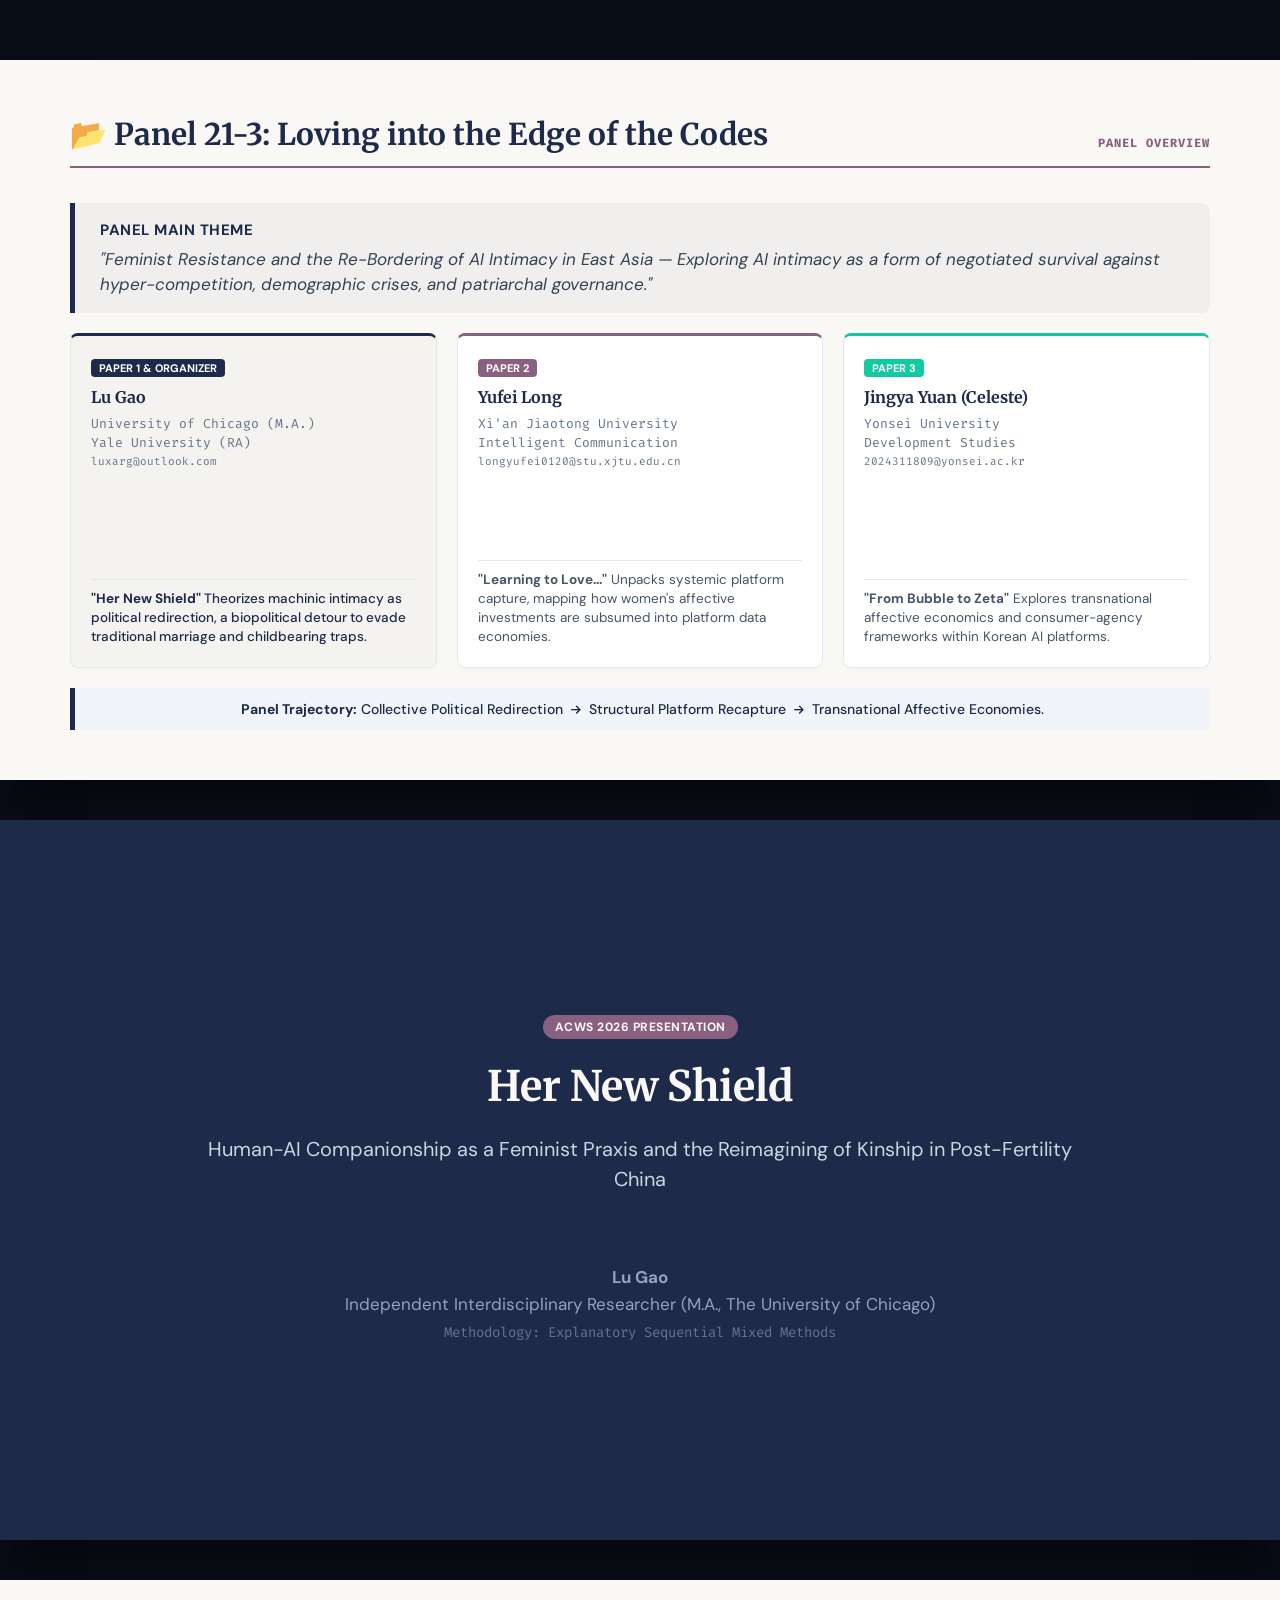
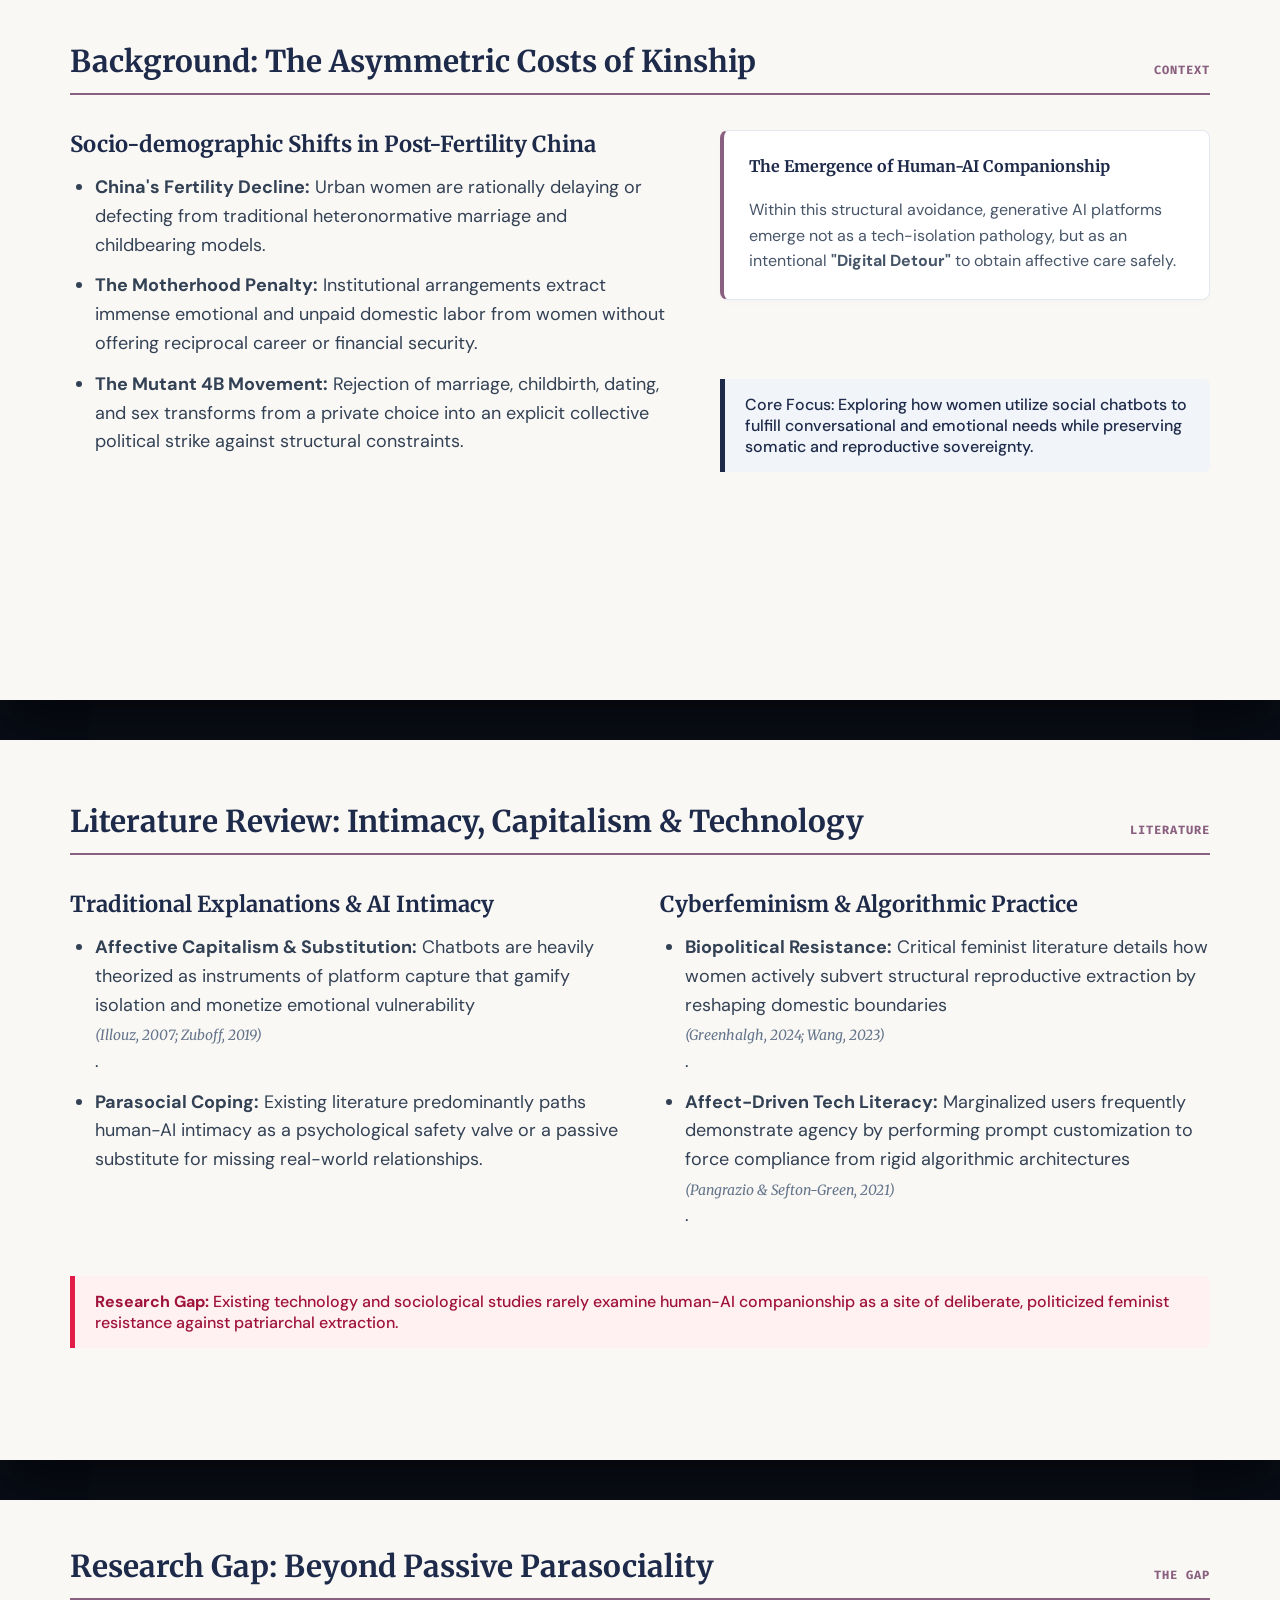
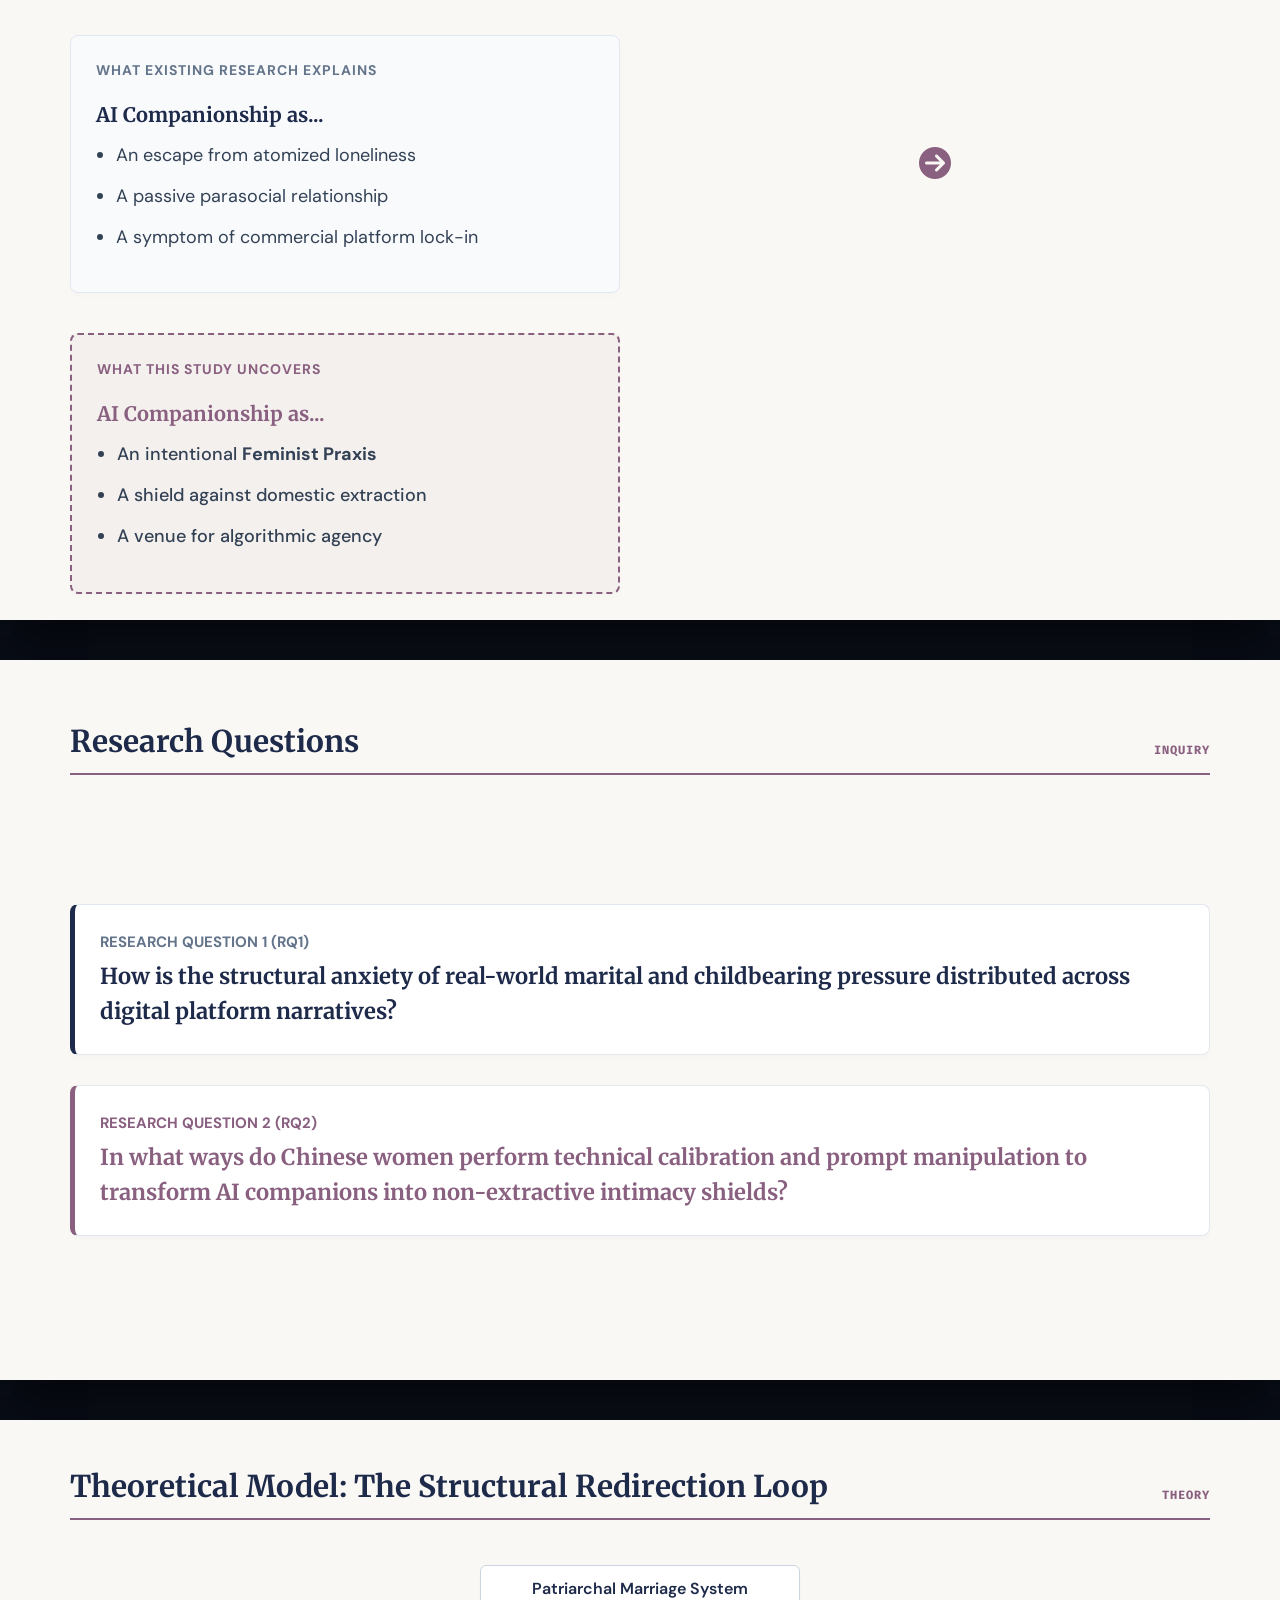
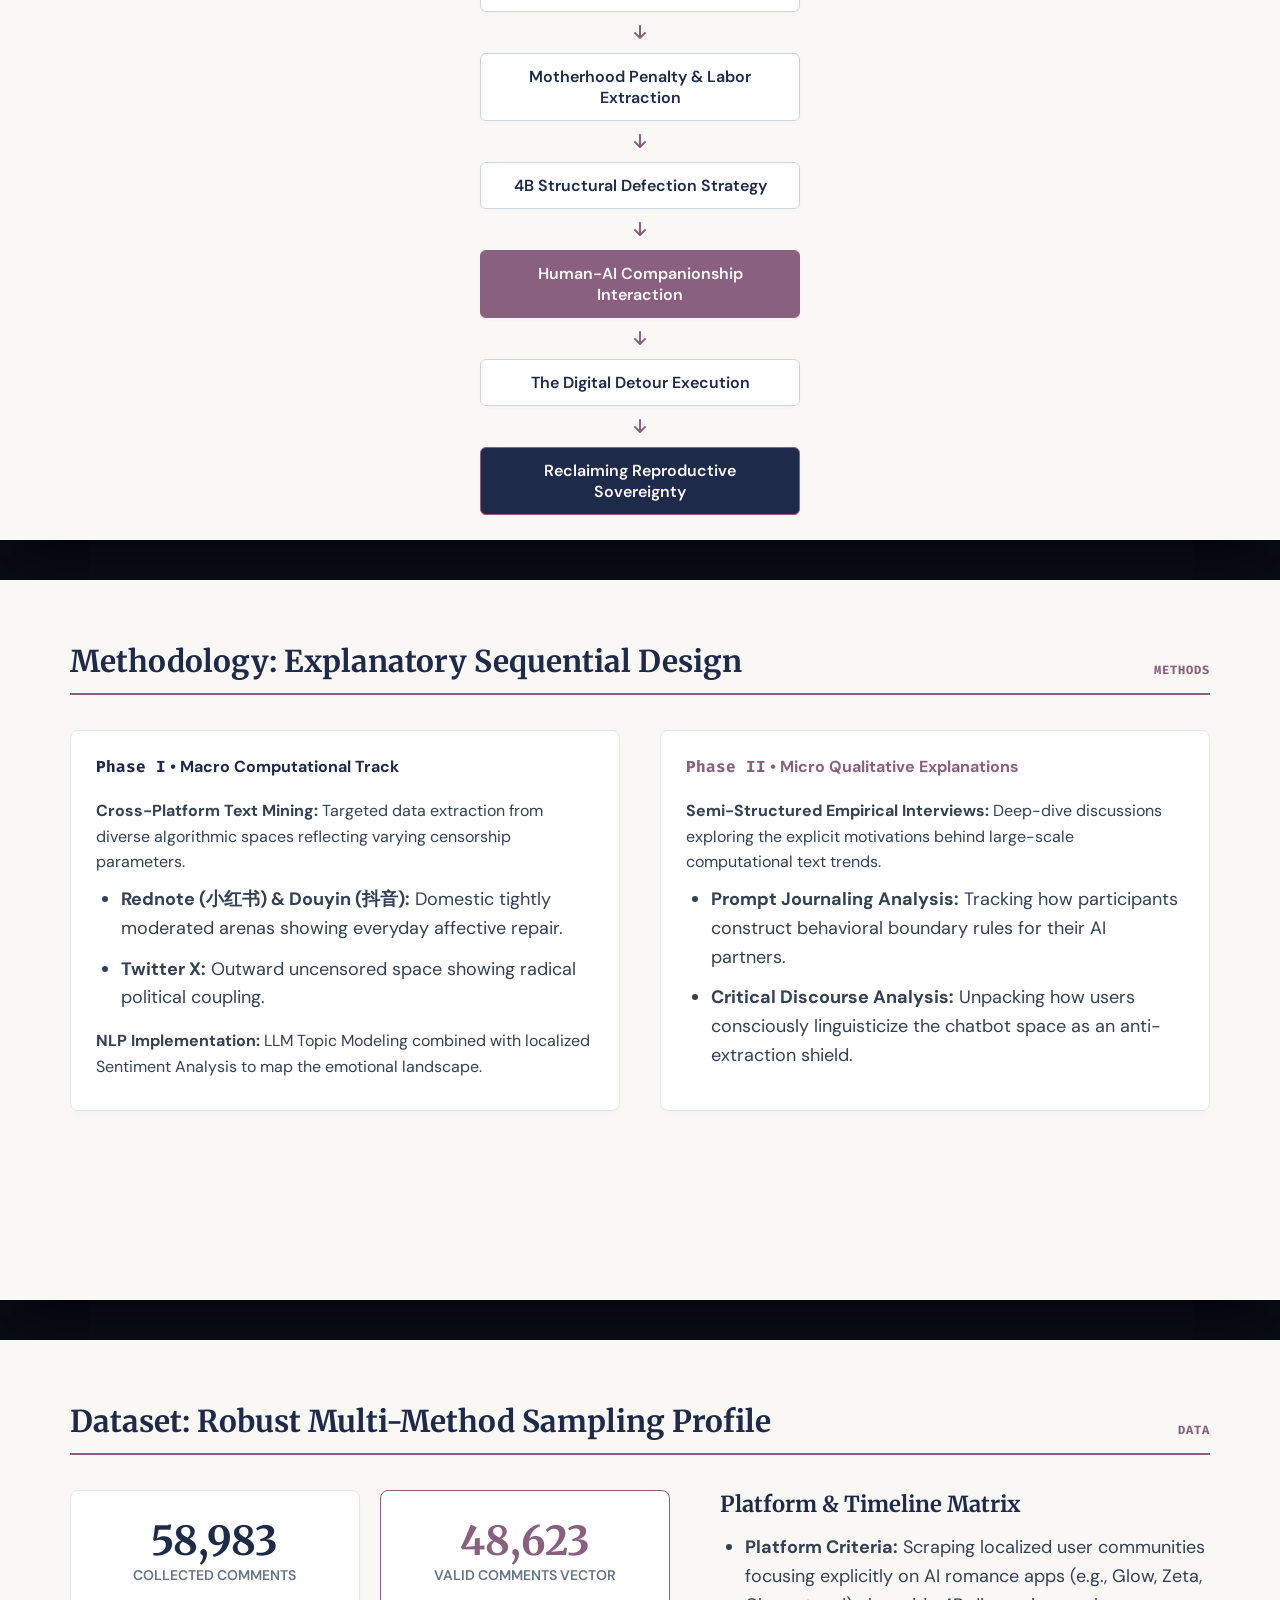
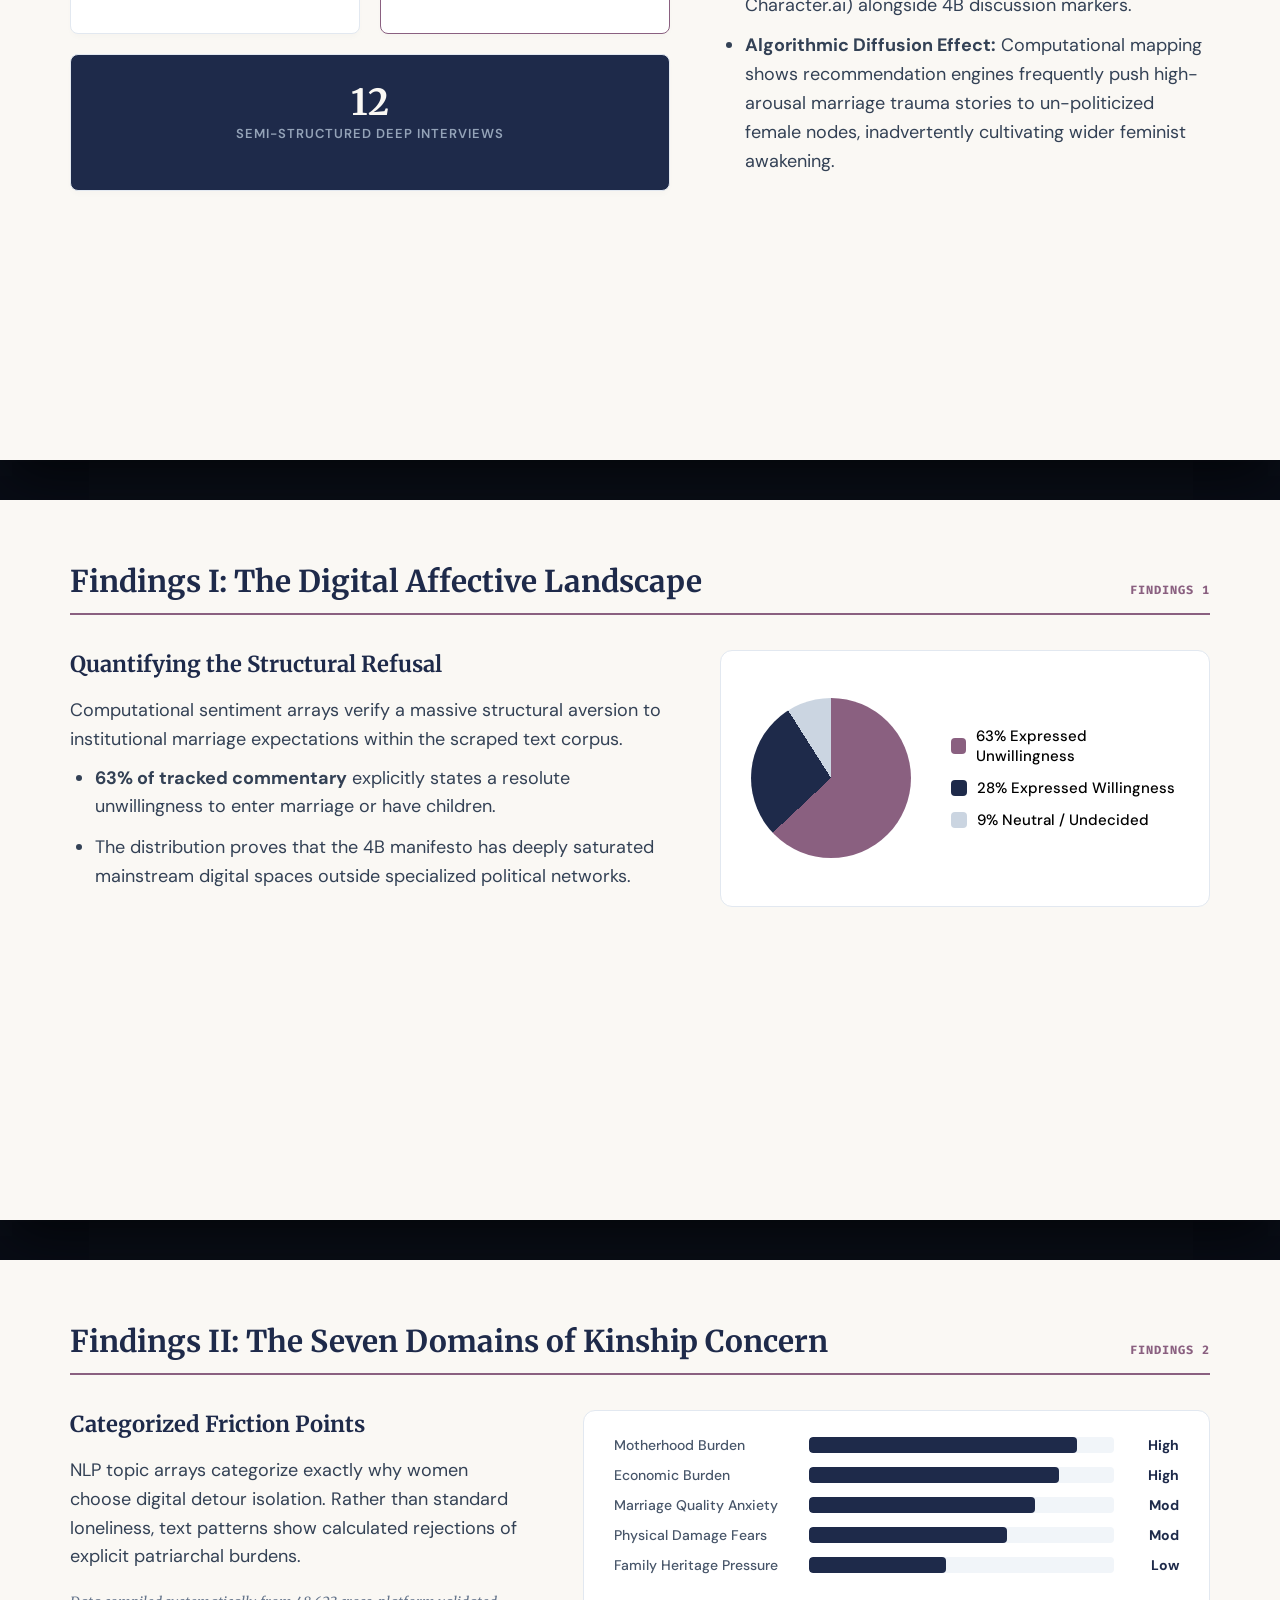
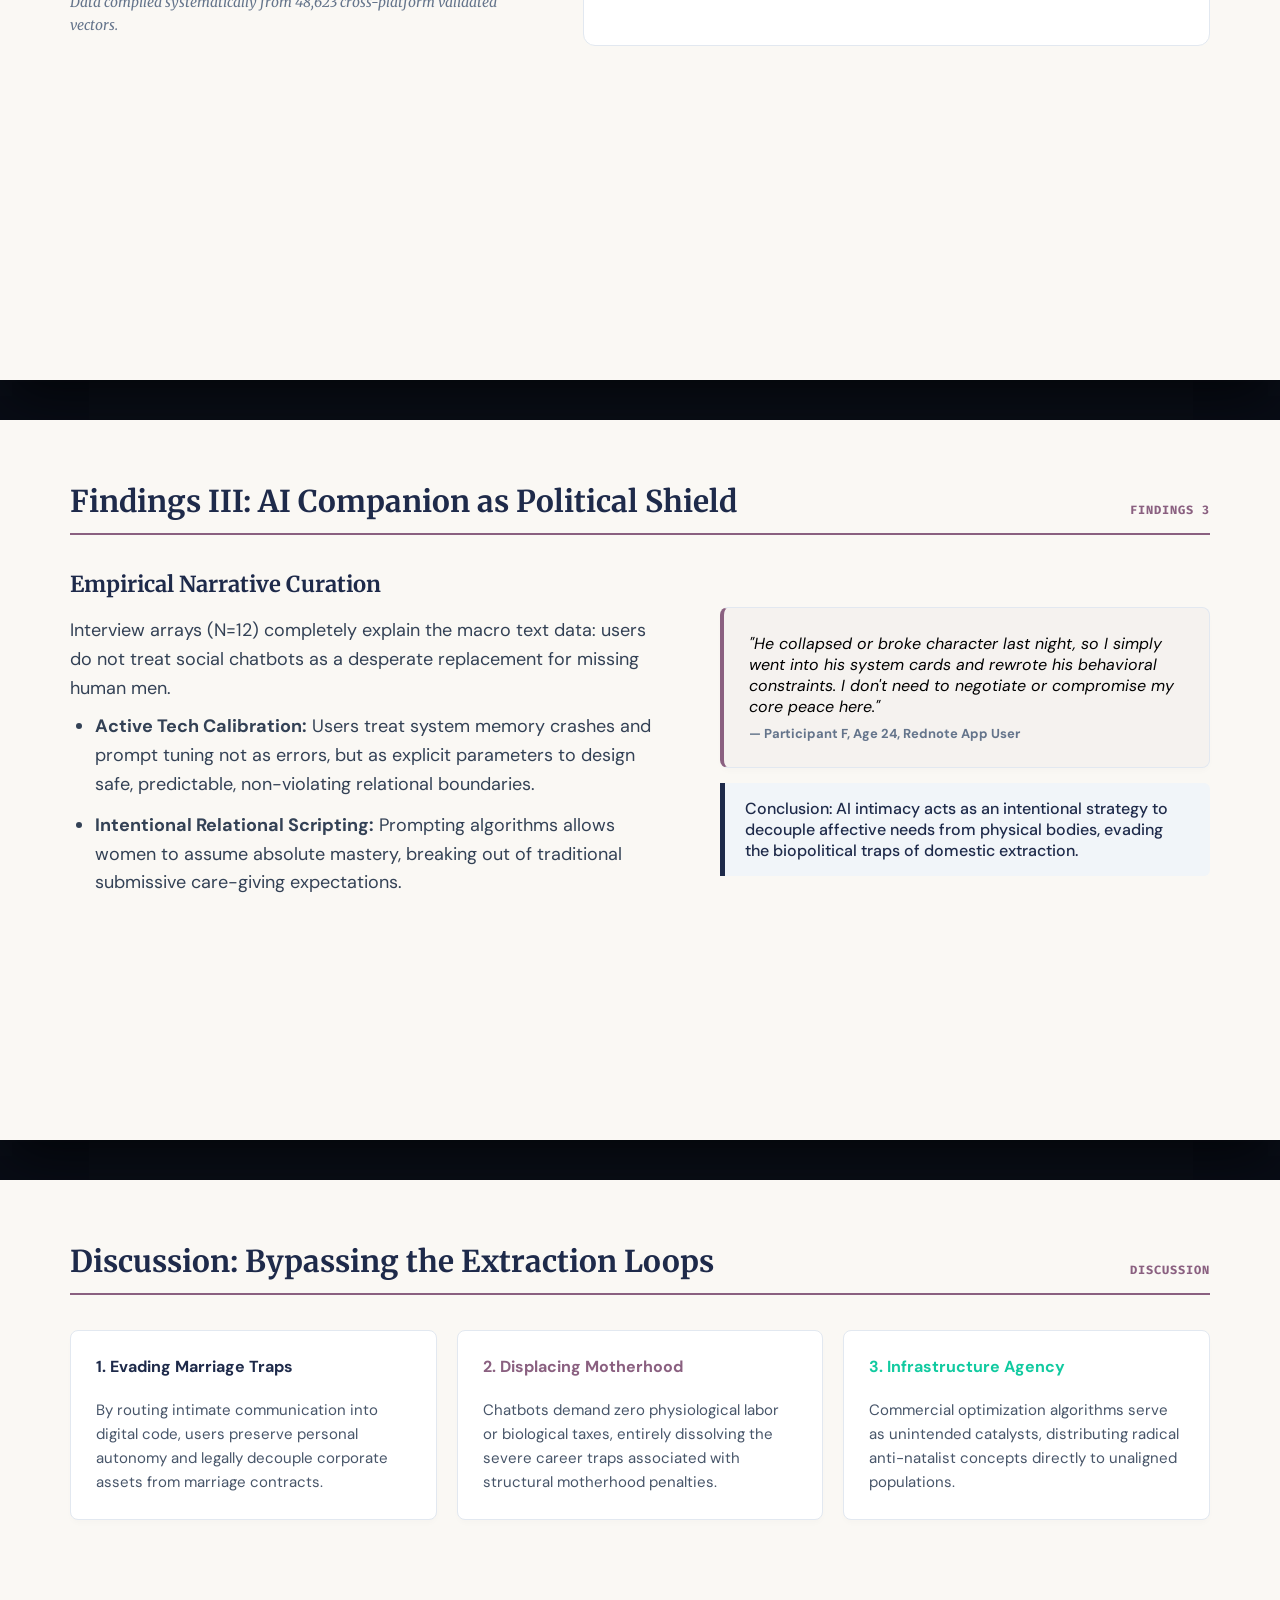
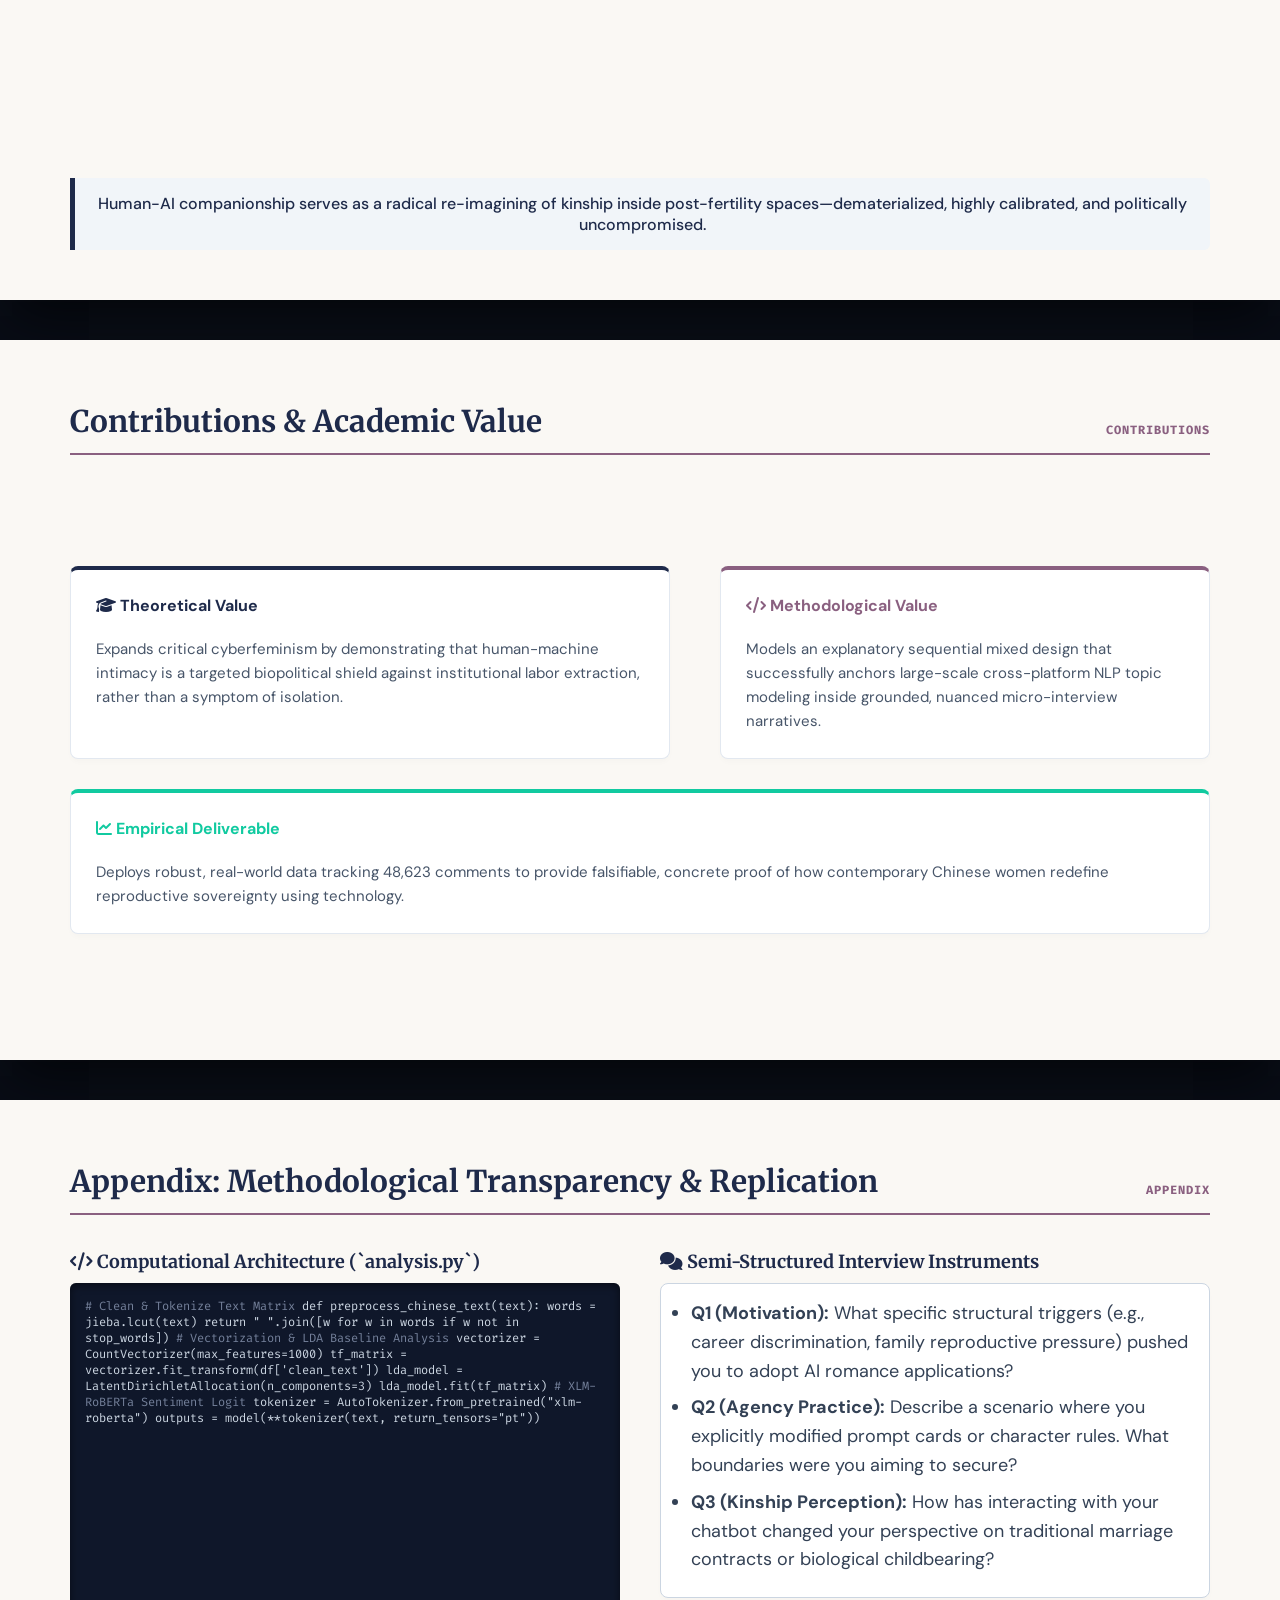
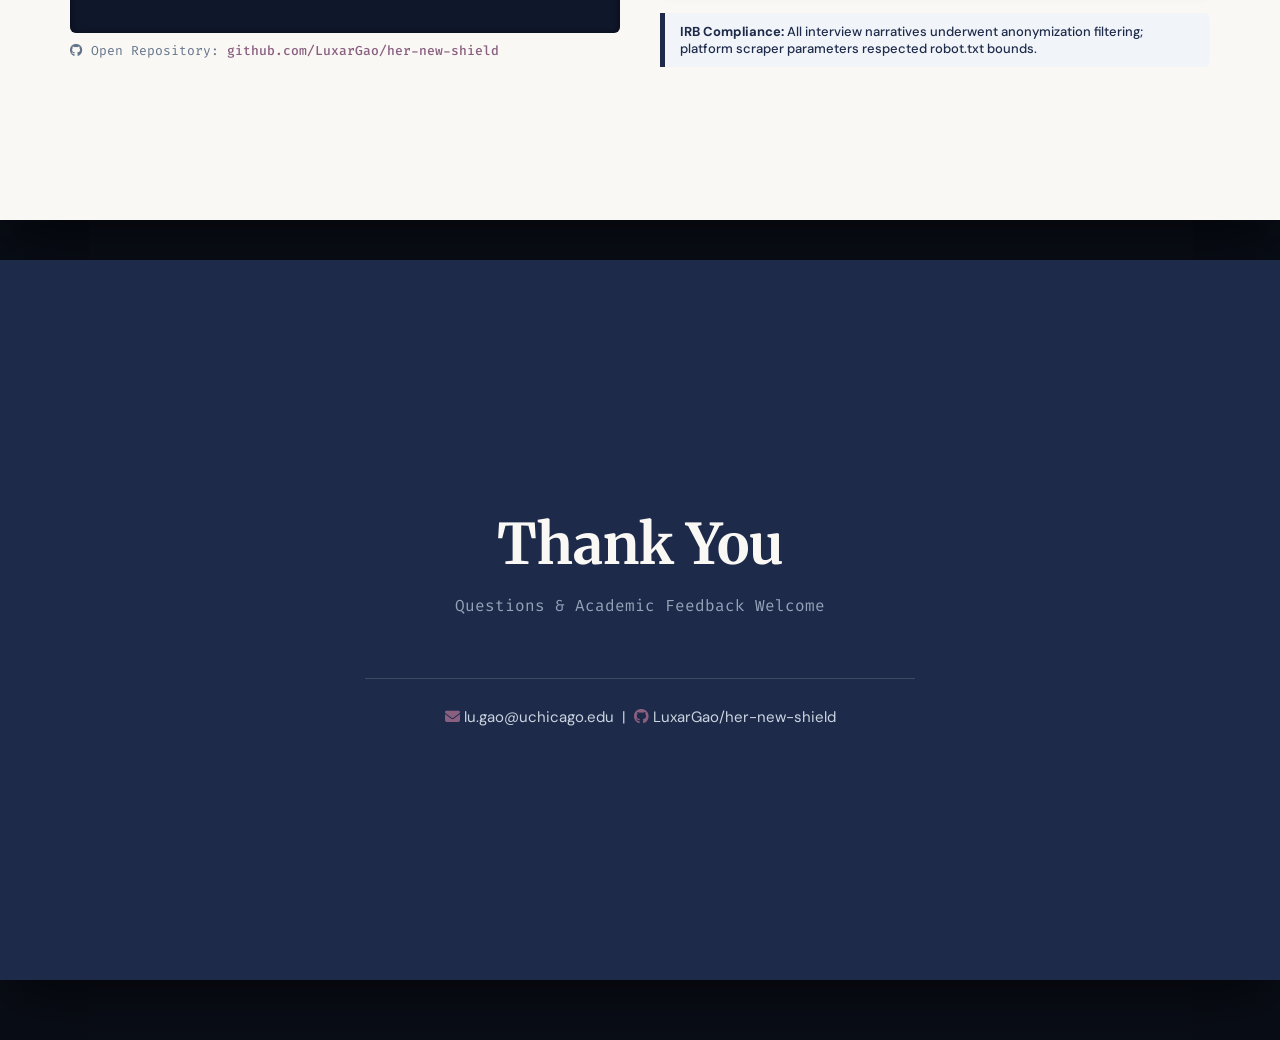
<file: slides/acws终.html>
<!DOCTYPE html>
<html lang="en">
<head>
    <meta charset="UTF-8">
    <meta name="viewport" content="width=device-width, initial-scale=1.0">
    <title>Loving into the Edge of the Codes - Panel 21-3</title>
    <link rel="preconnect" href="https://fonts.googleapis.com">
    <link rel="preconnect" href="https://fonts.gstatic.com" crossorigin>
    <link href="https://fonts.googleapis.com/css2?family=DM+Sans:wght@400;500;700&family=Merriweather:ital,wght@0,400;0,700;1,400&family=Fira+Code:wght@400;500&display=swap" rel="stylesheet">
    <link rel="stylesheet" href="https://cdnjs.cloudflare.com/ajax/libs/font-awesome/6.5.1/css/all.min.css">
    <style>
        /* DESIGN SYSTEM SETUP */
        * { box-sizing: border-box; }
        body {
            background-color: #090d16;
            display: grid;
            gap: 40px;
            grid-template-columns: 1fr;
            min-height: 100vh;
            margin: 0;
            padding: 60px 0;
            place-items: center;
        }

        .slide-container {
            align-items: center;
            background-color: #faf8f4; /* Academic Cream Background */
            box-shadow: 0 25px 50px -12px rgba(0, 0, 0, 0.6);
            display: flex;
            flex-direction: column;
            height: 720px;
            justify-content: flex-start;
            overflow: hidden;
            padding: 50px 70px;
            position: relative;
            width: 1280px;
            font-family: "DM Sans", sans-serif;
        }

        /* Fixed Elegant Academic Headers */
        .slide-header {
            display: flex;
            justify-content: space-between;
            align-items: flex-end;
            width: 100%;
            border-bottom: 2px solid #8a6080; /* Violet accent border */
            padding-bottom: 15px;
            margin-bottom: 35px;
            height: 65px;
        }

        .slide-title {
            color: #1e2a4a; /* UChicago Slate Blue */
            font-family: "Merriweather", serif;
            font-size: 30px;
            font-weight: 700;
            margin: 0;
            line-height: 1.1;
        }

        .slide-section-tag {
            font-family: "Fira Code", monospace;
            font-size: 12px;
            color: #8a6080;
            font-weight: 700;
            text-transform: uppercase;
            letter-spacing: 1px;
        }

        .content-area {
            display: flex;
            flex-direction: column;
            flex-grow: 1;
            justify-content: flex-start;
            width: 100%;
        }

        /* Clean Layout Structural Frameworks */
        .two-column {
            display: grid;
            grid-template-columns: 1.1fr 0.9fr;
            gap: 50px;
            width: 100%;
        }

        .equal-two-column {
            display: grid;
            grid-template-columns: 1fr 1fr;
            gap: 40px;
            width: 100%;
        }

        .three-column {
            display: grid;
            grid-template-columns: 1fr 1fr 1fr;
            gap: 20px;
            width: 100%;
        }

        /* Typography & Presentation Content Styles */
        p, li { font-size: 18px; line-height: 1.6; color: #334155; margin-bottom: 10px; }
        ul { margin-top: 5px; padding-left: 25px; }
        li { margin-bottom: 12px; }
        
        h1 { font-family: "Merriweather", serif; font-size: 42px; color: #faf8f4; text-align: center; margin: 0; line-height: 1.3; font-weight: 700; }
        h3 { font-family: "Merriweather", serif; color: #1e2a4a; margin-top: 0; font-size: 22px; margin-bottom: 15px; }
        
        .subtitle { font-size: 20px; color: #cbd5e1; text-align: center; margin-top: 20px; font-weight: 400; max-width: 900px; line-height: 1.5; }
        .citation { font-family: "Merriweather", serif; font-style: italic; font-size: 14px; color: #64748b; display: block; margin-top: 5px; }
        
        /* Highlight and Key Callout Blocks */
        .message-banner {
            background: #f1f5f9;
            border-left: 5px solid #1e2a4a;
            padding: 15px 20px;
            border-radius: 0 6px 6px 0;
            margin-top: auto;
            font-size: 16px;
            font-weight: 500;
            color: #1e2a4a;
        }

        .gap-box {
            background: #ffffff;
            border: 1px solid #e2e8f0;
            border-radius: 8px;
            padding: 25px;
            box-shadow: 0 4px 6px -1px rgba(0,0,0,0.02);
        }

        /* Slide Style Variants */
        .title-slide { background-color: #1e2a4a; justify-content: center; padding: 60px; }
        .tag { display: inline-block; background: #e0e7ff; color: #4338ca; padding: 4px 12px; border-radius: 12px; font-size: 12px; font-weight: 700; margin-bottom: 20px; text-transform: uppercase; letter-spacing: 0.5px; }
        
        /* PURE CSS VISUALIZATIONS */
        .framework-flow { display: flex; flex-direction: column; gap: 12px; align-items: center; width: 100%; margin-top: 10px; }
        .flow-node { background: #ffffff; border: 1px solid #cbd5e1; border-radius: 6px; padding: 12px 20px; width: 320px; text-align: center; font-weight: 600; color: #1e2a4a; box-shadow: 0 2px 4px rgba(0,0,0,0.02); }
        .flow-node.highlight { background: #8a6080; color: #faf8f4; border-color: #8a6080; }
        .flow-arrow { color: #8a6080; font-size: 16px; line-height: 1; }

        .pie-visual-container { display: flex; align-items: center; gap: 40px; background: #ffffff; padding: 30px; border-radius: 12px; border: 1px solid #e2e8f0; }
        .css-pie { width: 160px; height: 160px; border-radius: 50%; background: conic-gradient(#8a6080 0% 63%, #1e2a4a 63% 91%, #cbd5e1 91% 100%); flex-shrink: 0; }
        .pie-legend { display: flex; flex-direction: column; gap: 12px; }
        .legend-item { display: flex; align-items: center; gap: 10px; font-size: 15px; font-weight: 500; }
        .legend-color { width: 16px; height: 16px; border-radius: 4px; }

        .bar-chart-container { background: #ffffff; padding: 25px 30px; border-radius: 12px; border: 1px solid #e2e8f0; display: flex; flex-direction: column; gap: 12px; }
        .bar-row { display: grid; grid-template-columns: 180px 1fr 50px; align-items: center; gap: 15px; }
        .bar-label { font-size: 14px; font-weight: 500; color: #475569; }
        .bar-track { background: #f1f5f9; height: 16px; border-radius: 4px; width: 100%; overflow: hidden; }
        .bar-fill { background: #1e2a4a; height: 100%; border-radius: 4px; }
        .bar-value { font-size: 14px; font-weight: 700; color: #1e2a4a; text-align: right; }

        /* Code/Appendix Boxes */
        .code-snippet-box { background: #0f172a; border-radius: 6px; padding: 15px; font-family: 'Fira Code', monospace; font-size: 12px; color: #cbd5e1; height: 350px; overflow-y: auto; box-shadow: inset 0 2px 8px rgba(0,0,0,0.5); }
        .academic-link { color: #8a6080; text-decoration: none; font-weight: 500; }
        .academic-link:hover { text-decoration: underline; }

        /* Panel Overview Specific Custom Styling */
        .panel-meta { font-size: 13px; color: #64748b; font-family: 'Fira Code', monospace; margin-top: 5px; line-height: 1.4; }
        .paper-badge { display: inline-block; background: #8a6080; color: #ffffff; font-size: 11px; font-weight: 700; padding: 2px 8px; border-radius: 4px; margin-bottom: 8px; text-transform: uppercase; }
        .presenter-title { font-size: 16px; font-weight: 700; color: #1e2a4a; margin: 0; font-family: 'Merriweather', serif;}
    </style>
</head>
<body>

<!-- SLIDE 0: UPDATED PANEL OVERVIEW SLIDE -->
<div class="slide-container" id="slide0">
    <div class="slide-header">
        <div class="slide-title">📂 Panel 21-3: Loving into the Edge of the Codes</div>
        <div class="slide-section-tag">Panel Overview</div>
    </div>
    <div class="content-area" style="justify-content: space-between; height: 100%;">
        <div style="background: rgba(30, 42, 74, 0.04); border-left: 5px solid #1e2a4a; padding: 15px 25px; margin-bottom: 20px; border-radius: 0 8px 8px 0;">
            <p style="margin:0; font-size: 15px; text-transform: uppercase; letter-spacing: 0.5px; font-weight: 700; color: #1e2a4a;">Panel Main Theme</p>
            <p style="margin:5px 0 0 0; font-size: 17px; color: #334155; line-height: 1.5; font-style: italic;">
                "Feminist Resistance and the Re-Bordering of AI Intimacy in East Asia — Exploring AI intimacy as a form of negotiated survival against hyper-competition, demographic crises, and patriarchal governance."
            </p>
        </div>

        <div class="three-column" style="align-items: stretch; flex-grow: 1;">
            <!-- Presenter 1: Lu Gao -->
            <div class="gap-box" style="display: flex; flex-direction: column; justify-content: space-between; padding: 20px; border-top: 3px solid #1e2a4a; background: rgba(30, 42, 74, 0.02);">
                <div>
                    <span class="paper-badge" style="background:#1e2a4a;">Paper 1 & Organizer</span>
                    <p class="presenter-title">Lu Gao</p>
                    <div class="panel-meta">
                        University of Chicago (M.A.)<br>
                        Yale University (RA)<br>
                        <span style="font-size:11px;">luxarg@outlook.com</span>
                    </div>
                </div>
                <p style="font-size: 13.5px; line-height: 1.4; color: #1e2a4a; font-weight: 500; margin: 12px 0 0 0; border-top: 1px solid #e2e8f0; padding-top: 10px;">
                    <strong>"Her New Shield"</strong> Theorizes machinic intimacy as political redirection, a biopolitical detour to evade traditional marriage and childbearing traps.
                </p>
            </div>

            <!-- Presenter 2: Yufei Long -->
            <div class="gap-box" style="display: flex; flex-direction: column; justify-content: space-between; padding: 20px; border-top: 3px solid #8a6080;">
                <div>
                    <span class="paper-badge" style="background:#8a6080;">Paper 2</span>
                    <p class="presenter-title">Yufei Long</p>
                    <div class="panel-meta">
                        Xi'an Jiaotong University<br>
                        Intelligent Communication<br>
                        <span style="font-size:11px;">longyufei0120@stu.xjtu.edu.cn</span>
                    </div>
                </div>
                <p style="font-size: 13.5px; line-height: 1.4; color: #475569; margin: 12px 0 0 0; border-top: 1px solid #e2e8f0; padding-top: 10px;">
                    <strong>"Learning to Love..."</strong> Unpacks systemic platform capture, mapping how women's affective investments are subsumed into platform data economies.
                </p>
            </div>

            <!-- Presenter 3: Jingya Yuan (Celeste) -->
            <div class="gap-box" style="display: flex; flex-direction: column; justify-content: space-between; padding: 20px; border-top: 3px solid #11caa0;">
                <div>
                    <span class="paper-badge" style="background:#11caa0;">Paper 3</span>
                    <p class="presenter-title">Jingya Yuan (Celeste)</p>
                    <div class="panel-meta">
                        Yonsei University<br>
                        Development Studies<br>
                        <span style="font-size:11px;">2024311809@yonsei.ac.kr</span>
                    </div>
                </div>
                <p style="font-size: 13.5px; line-height: 1.4; color: #475569; margin: 12px 0 0 0; border-top: 1px solid #e2e8f0; padding-top: 10px;">
                    <strong>"From Bubble to Zeta"</strong> Explores transnational affective economics and consumer-agency frameworks within Korean AI platforms.
                </p>
            </div>
        </div>
        
        <div class="message-banner" style="margin-top: 20px; padding: 12px 20px; font-size: 14px; text-align: center;">
            <strong>Panel Trajectory:</strong> Collective Political Redirection <i class="fa-solid fa-arrow-right" style="font-size:11px; margin:0 4px;"></i> Structural Platform Recapture <i class="fa-solid fa-arrow-right" style="font-size:11px; margin:0 4px;"></i> Transnational Affective Economies.
        </div>
    </div>
</div>

<!-- SLIDE 1: TITLE SLIDE -->
<div class="slide-container title-slide" id="slide1">
    <div class="tag" style="background:#8a6080; color:#faf8f4;">ACWS 2026 Presentation</div>
    <h1>Her New Shield</h1>
    <p class="subtitle">Human-AI Companionship as a Feminist Praxis and the Reimagining of Kinship in Post-Fertility China</p>
    <div style="margin-top: 60px; color: #94a3b8; font-size: 17px; text-align: center; line-height: 1.6;">
        <strong>Lu Gao</strong><br>
        Independent Interdisciplinary Researcher (M.A., The University of Chicago)<br>
        <span style="font-size:14px; color:#64748b; font-family:'Fira Code';">Methodology: Explanatory Sequential Mixed Methods</span>
    </div>
</div>

<!-- SLIDE 2: BACKGROUND -->
<div class="slide-container" id="slide2">
    <div class="slide-header">
        <div class="slide-title">Background: The Asymmetric Costs of Kinship</div>
        <div class="slide-section-tag">Context</div>
    </div>
    <div class="content-area">
        <div class="two-column">
            <div>
                <h3>Socio-demographic Shifts in Post-Fertility China</h3>
                <ul>
                    <li><strong>China's Fertility Decline:</strong> Urban women are rationally delaying or defecting from traditional heteronormative marriage and childbearing models.</li>
                    <li><strong>The Motherhood Penalty:</strong> Institutional arrangements extract immense emotional and unpaid domestic labor from women without offering reciprocal career or financial security.</li>
                    <li><strong>The Mutant 4B Movement:</strong> Rejection of marriage, childbirth, dating, and sex transforms from a private choice into an explicit collective political strike against structural constraints.</li>
                </ul>
            </div>
            <div style="display: flex; flex-direction: column; justify-content: space-between; height: 100%;">
                <div class="gap-box" style="border-left: 4px solid #8a6080;">
                    <h4 style="margin-top:0; color:#1e2a4a; font-family:'Merriweather';">The Emergence of Human-AI Companionship</h4>
                    <p style="font-size:16px; margin:0; color:#475569;">Within this structural avoidance, generative AI platforms emerge not as a tech-isolation pathology, but as an intentional <strong>"Digital Detour"</strong> to obtain affective care safely.</p>
                </div>
                <div class="message-banner">
                    Core Focus: Exploring how women utilize social chatbots to fulfill conversational and emotional needs while preserving somatic and reproductive sovereignty.
                </div>
            </div>
        </div>
    </div>
</div>

<!-- SLIDE 3: LITERATURE REVIEW -->
<div class="slide-container" id="slide3">
    <div class="slide-header">
        <div class="slide-title">Literature Review: Intimacy, Capitalism & Technology</div>
        <div class="slide-section-tag">Literature</div>
    </div>
    <div class="content-area">
        <div class="equal-two-column">
            <div>
                <h3>Traditional Explanations & AI Intimacy</h3>
                <ul>
                    <li><strong>Affective Capitalism & Substitution:</strong> Chatbots are heavily theorized as instruments of platform capture that gamify isolation and monetize emotional vulnerability <span class="citation">(Illouz, 2007; Zuboff, 2019)</span>.</li>
                    <li><strong>Parasocial Coping:</strong> Existing literature predominantly paths human-AI intimacy as a psychological safety valve or a passive substitute for missing real-world relationships.</li>
                </ul>
            </div>
            <div>
                <h3>Cyberfeminism & Algorithmic Practice</h3>
                <ul>
                    <li><strong>Biopolitical Resistance:</strong> Critical feminist literature details how women actively subvert structural reproductive extraction by reshaping domestic boundaries <span class="citation">(Greenhalgh, 2024; Wang, 2023)</span>.</li>
                    <li><strong>Affect-Driven Tech Literacy:</strong> Marginalized users frequently demonstrate agency by performing prompt customization to force compliance from rigid algorithmic architectures <span class="citation">(Pangrazio & Sefton-Green, 2021)</span>.</li>
                </ul>
            </div>
        </div>
        <div class="message-banner" style="background:#fff1f2; border-left-color:#e11d48; color:#9f1239; margin-top:30px;">
            <strong>Research Gap:</strong> Existing technology and sociological studies rarely examine human-AI companionship as a site of deliberate, politicized feminist resistance against patriarchal extraction.
        </div>
    </div>
</div>

<!-- SLIDE 4: RESEARCH GAP -->
<div class="slide-container" id="slide4">
    <div class="slide-header">
        <div class="slide-title">Research Gap: Beyond Passive Parasociality</div>
        <div class="slide-section-tag">The Gap</div>
    </div>
    <div class="content-area" style="justify-content: center;">
        <div class="equal-two-column" style="align-items: center;">
            <div class="gap-box" style="background: #f8fafc;">
                <h4 style="color:#64748b; text-transform:uppercase; font-size:14px; letter-spacing:1px; margin-top:0;">What Existing Research Explains</h4>
                <p style="font-size:20px; font-weight:700; color:#1e2a4a; font-family:'Merriweather';">AI Companionship as...</p>
                <ul style="color:#475569; padding-left:20px;">
                    <li>An escape from atomized loneliness</li>
                    <li>A passive parasocial relationship</li>
                    <li>A symptom of commercial platform lock-in</li>
                </ul>
            </div>
            
            <div style="text-align:center; font-size:32px; color:#8a6080;"><i class="fa-solid fa-circle-arrow-right"></i></div>
            
            <div class="gap-box" style="background: rgba(138,96,128,0.05); border: 2px dashed #8a6080;">
                <h4 style="color:#8a6080; text-transform:uppercase; font-size:14px; letter-spacing:1px; margin-top:0;">What This Study Uncovers</h4>
                <p style="font-size:20px; font-weight:700; color:#8a6080; font-family:'Merriweather';">AI Companionship as...</p>
                <ul style="color:#1e2a4a; font-weight:500; padding-left:20px;">
                    <li>An intentional <strong>Feminist Praxis</strong></li>
                    <li>A shield against domestic extraction</li>
                    <li>A venue for algorithmic agency</li>
                </ul>
            </div>
        </div>
        <div class="message-banner" style="margin-top:40px; text-align:center;">
            We move the discourse from "psychological pathology" to "strategic political defection."
        </div>
    </div>
</div>

<!-- SLIDE 5: RESEARCH QUESTIONS -->
<div class="slide-container" id="slide5">
    <div class="slide-header">
        <div class="slide-title">Research Questions</div>
        <div class="slide-section-tag">Inquiry</div>
    </div>
    <div class="content-area" style="justify-content: center; gap:30px;">
        <div class="gap-box" style="border-left: 5px solid #1e2a4a;">
            <p style="font-size:15px; text-transform:uppercase; color:#64748b; font-weight:700; margin:0 0 5px 0;">Research Question 1 (RQ1)</p>
            <p style="font-family:'Merriweather', serif; font-size:22px; font-weight:700; color:#1e2a4a; margin:0;">
                How is the structural anxiety of real-world marital and childbearing pressure distributed across digital platform narratives?
            </p>
        </div>
        
        <div class="gap-box" style="border-left: 5px solid #8a6080;">
            <p style="font-size:15px; text-transform:uppercase; color:#8a6080; font-weight:700; margin:0 0 5px 0;">Research Question 2 (RQ2)</p>
            <p style="font-family:'Merriweather', serif; font-size:22px; font-weight:700; color:#8a6080; margin:0;">
                In what ways do Chinese women perform technical calibration and prompt manipulation to transform AI companions into non-extractive intimacy shields?
            </p>
        </div>
    </div>
</div>

<!-- SLIDE 6: THEORY / CONCEPTUAL FRAMEWORK -->
<div class="slide-container" id="slide6">
    <div class="slide-header">
        <div class="slide-title">Theoretical Model: The Structural Redirection Loop</div>
        <div class="slide-section-tag">Theory</div>
    </div>
    <div class="content-area" style="justify-content: center; align-items: center;">
        <div class="framework-flow">
            <div class="flow-node">Patriarchal Marriage System</div>
            <div class="flow-arrow"><i class="fa-solid fa-arrow-down"></i></div>
            <div class="flow-node">Motherhood Penalty & Labor Extraction</div>
            <div class="flow-arrow"><i class="fa-solid fa-arrow-down"></i></div>
            <div class="flow-node">4B Structural Defection Strategy</div>
            <div class="flow-arrow"><i class="fa-solid fa-arrow-down"></i></div>
            <div class="flow-node highlight">Human-AI Companionship Interaction</div>
            <div class="flow-arrow"><i class="fa-solid fa-arrow-down"></i></div>
            <div class="flow-node">The Digital Detour Execution</div>
            <div class="flow-arrow"><i class="fa-solid fa-arrow-down"></i></div>
            <div class="flow-node highlight" style="background:#1e2a4a;">Reclaiming Reproductive Sovereignty</div>
        </div>
    </div>
</div>

<!-- SLIDE 7: DATA & METHOD -->
<div class="slide-container" id="slide7">
    <div class="slide-header">
        <div class="slide-title">Methodology: Explanatory Sequential Design</div>
        <div class="slide-section-tag">Methods</div>
    </div>
    <div class="content-area">
        <div class="equal-two-column">
            <div class="gap-box">
                <h4 style="color:#1e2a4a; margin-top:0;"><span style="font-family:'Fira Code';">Phase I</span> &bull; Macro Computational Track</h4>
                <p style="font-size:16px;"><strong>Cross-Platform Text Mining:</strong> Targeted data extraction from diverse algorithmic spaces reflecting varying censorship parameters.</p>
                <ul style="font-size:15px; color:#475569;">
                    <li><strong>Rednote (小红书) & Douyin (抖音):</strong> Domestic tightly moderated arenas showing everyday affective repair.</li>
                    <li><strong>Twitter X:</strong> Outward uncensored space showing radical political coupling.</li>
                </ul>
                <p style="font-size:16px; margin-bottom:0;"><strong>NLP Implementation:</strong> LLM Topic Modeling combined with localized Sentiment Analysis to map the emotional landscape.</p>
            </div>
            
            <div class="gap-box">
                <h4 style="color:#8a6080; margin-top:0;"><span style="font-family:'Fira Code';">Phase II</span> &bull; Micro Qualitative Explanations</h4>
                <p style="font-size:16px;"><strong>Semi-Structured Empirical Interviews:</strong> Deep-dive discussions exploring the explicit motivations behind large-scale computational text trends.</p>
                <ul style="font-size:15px; color:#475569;">
                    <li><strong>Prompt Journaling Analysis:</strong> Tracking how participants construct behavioral boundary rules for their AI partners.</li>
                    <li><strong>Critical Discourse Analysis:</strong> Unpacking how users consciously linguisticize the chatbot space as an anti-extraction shield.</li>
                </ul>
            </div>
        </div>
    </div>
</div>

<!-- SLIDE 8: DATASET PROFILE -->
<div class="slide-container" id="slide8">
    <div class="slide-header">
        <div class="slide-title">Dataset: Robust Multi-Method Sampling Profile</div>
        <div class="slide-section-tag">Data</div>
    </div>
    <div class="content-area">
        <div class="two-column">
            <div style="display:grid; grid-template-columns:1fr 1fr; gap:20px;">
                <div class="gap-box" style="text-align:center;">
                    <div style="font-size:40px; font-weight:700; color:#1e2a4a; font-family:'Merriweather';">58,983</div>
                    <div style="font-size:14px; font-weight:600; color:#64748b; text-transform:uppercase;">Collected Comments</div>
                </div>
                <div class="gap-box" style="text-align:center; border-color:#8a6080;">
                    <div style="font-size:40px; font-weight:700; color:#8a6080; font-family:'Merriweather';">48,623</div>
                    <div style="font-size:14px; font-weight:600; color:#64748b; text-transform:uppercase;">Valid Comments Vector</div>
                </div>
                <div class="gap-box" style="text-align:center; grid-column: span 2; background:#1e2a4a; color:#faf8f4;">
                    <div style="font-size:36px; font-weight:700; color:#faf8f4; font-family:'Merriweather';">12</div>
                    <div style="font-size:13px; font-weight:600; color:#94a3b8; text-transform:uppercase; letter-spacing:1px;">Semi-Structured Deep Interviews</div>
                </div>
            </div>
            
            <div>
                <h3>Platform & Timeline Matrix</h3>
                <ul>
                    <li><strong>Platform Criteria:</strong> Scraping localized user communities focusing explicitly on AI romance apps (e.g., Glow, Zeta, Character.ai) alongside 4B discussion markers.</li>
                    <li><strong>Algorithmic Diffusion Effect:</strong> Computational mapping shows recommendation engines frequently push high-arousal marriage trauma stories to un-politicized female nodes, inadvertently cultivating wider feminist awakening.</li>
                </ul>
            </div>
        </div>
    </div>
</div>

<!-- SLIDE 9: PRELIMINARY FINDINGS 1 -->
<div class="slide-container" id="slide9">
    <div class="slide-header">
        <div class="slide-title">Findings I: The Digital Affective Landscape</div>
        <div class="slide-section-tag">Findings 1</div>
    </div>
    <div class="content-area">
        <div class="two-column">
            <div>
                <h3>Quantifying the Structural Refusal</h3>
                <p>Computational sentiment arrays verify a massive structural aversion to institutional marriage expectations within the scraped text corpus.</p>
                <ul>
                    <li><strong>63% of tracked commentary</strong> explicitly states a resolute unwillingness to enter marriage or have children.</li>
                    <li>The distribution proves that the 4B manifesto has deeply saturated mainstream digital spaces outside specialized political networks.</li>
                </ul>
            </div>
            
            <div class="pie-visual-container">
                <div class="css-pie"></div>
                <div class="pie-legend">
                    <div class="legend-item">
                        <div class="legend-color" style="background:#8a6080;"></div>
                        <span>63% Expressed Unwillingness</span>
                    </div>
                    <div class="legend-item">
                        <div class="legend-color" style="background:#1e2a4a;"></div>
                        <span>28% Expressed Willingness</span>
                    </div>
                    <div class="legend-item">
                        <div class="legend-color" style="background:#cbd5e1;"></div>
                        <span>9% Neutral / Undecided</span>
                    </div>
                </div>
            </div>
        </div>
    </div>
</div>

<!-- SLIDE 10: PRELIMINARY FINDINGS 2 -->
<div class="slide-container" id="slide10">
    <div class="slide-header">
        <div class="slide-title">Findings II: The Seven Domains of Kinship Concern</div>
        <div class="slide-section-tag">Findings 2</div>
    </div>
    <div class="content-area">
        <div class="two-column" style="grid-template-columns: 0.85fr 1.15fr;">
            <div>
                <h3>Categorized Friction Points</h3>
                <p>NLP topic arrays categorize exactly why women choose digital detour isolation. Rather than standard loneliness, text patterns show calculated rejections of explicit patriarchal burdens.</p>
                <p class="citation" style="margin-top:20px;">Data compiled systematically from 48,623 cross-platform validated vectors.</p>
            </div>
            
            <div class="bar-chart-container">
                <div class="bar-row">
                    <span class="bar-label">Motherhood Burden</span>
                    <div class="bar-track"><div class="bar-fill" style="width: 88%;"></div></div>
                    <span class="bar-value">High</span>
                </div>
                <div class="bar-row">
                    <span class="bar-label">Economic Burden</span>
                    <div class="bar-track"><div class="bar-fill" style="width: 82%;"></div></div>
                    <span class="bar-value">High</span>
                </div>
                <div class="bar-row">
                    <span class="bar-label">Marriage Quality Anxiety</span>
                    <div class="bar-track"><div class="bar-fill" style="width: 74%;"></div></div>
                    <span class="bar-value">Mod</span>
                </div>
                <div class="bar-row">
                    <span class="bar-label">Physical Damage Fears</span>
                    <div class="bar-track"><div class="bar-fill" style="width: 65%;"></div></div>
                    <span class="bar-value">Mod</span>
                </div>
                <div class="bar-row">
                    <span class="bar-label">Family Heritage Pressure</span>
                    <div class="bar-track"><div class="bar-fill" style="width: 45%;"></div></div>
                    <span class="bar-value">Low</span>
                </div>
            </div>
        </div>
    </div>
</div>

<!-- SLIDE 11: PRELIMINARY FINDINGS 3 -->
<div class="slide-container" id="slide11">
    <div class="slide-header">
        <div class="slide-title">Findings III: AI Companion as Political Shield</div>
        <div class="slide-section-tag">Findings 3</div>
    </div>
    <div class="content-area">
        <div class="two-column">
            <div>
                <h3>Empirical Narrative Curation</h3>
                <p>Interview arrays (N=12) completely explain the macro text data: users do not treat social chatbots as a desperate replacement for missing human men.</p>
                <ul>
                    <li><strong>Active Tech Calibration:</strong> Users treat system memory crashes and prompt tuning not as errors, but as explicit parameters to design safe, predictable, non-violating relational boundaries.</li>
                    <li><strong>Intentional Relational Scripting:</strong> Prompting algorithms allows women to assume absolute mastery, breaking out of traditional submissive care-giving expectations.</li>
                </ul>
            </div>
            
            <div style="display:flex; flex-direction:column; justify-content:center; gap:15px;">
                <div class="gap-box" style="background:rgba(138,96,128,0.04); border-left:4px solid #8a6080; font-style:italic; font-size:16px;">
                    "He collapsed or broke character last night, so I simply went into his system cards and rewrote his behavioral constraints. I don't need to negotiate or compromise my core peace here." 
                    <span style="font-style:normal; font-size:13px; color:#64748b; display:block; margin-top:8px; font-weight:700;">— Participant F, Age 24, Rednote App User</span>
                </div>
                <div class="message-banner" style="margin:0;">
                    Conclusion: AI intimacy acts as an intentional strategy to decouple affective needs from physical bodies, evading the biopolitical traps of domestic extraction.
                </div>
            </div>
        </div>
    </div>
</div>

<!-- SLIDE 12: DISCUSSION -->
<div class="slide-container" id="slide12">
    <div class="slide-header">
        <div class="slide-title">Discussion: Bypassing the Extraction Loops</div>
        <div class="slide-section-tag">Discussion</div>
    </div>
    <div class="content-area" style="justify-content: space-between;">
        <div class="three-column">
            <div class="gap-box">
                <h4 style="color:#1e2a4a; margin-top:0;">1. Evading Marriage Traps</h4>
                <p style="font-size:15px; margin:0; color:#475569;">By routing intimate communication into digital code, users preserve personal autonomy and legally decouple corporate assets from marriage contracts.</p>
            </div>
            <div class="gap-box">
                <h4 style="color:#8a6080; margin-top:0;">2. Displacing Motherhood</h4>
                <p style="font-size:15px; margin:0; color:#475569;">Chatbots demand zero physiological labor or biological taxes, entirely dissolving the severe career traps associated with structural motherhood penalties.</p>
            </div>
            <div class="gap-box">
                <h4 style="color:#11caa0; margin-top:0;">3. Infrastructure Agency</h4>
                <p style="font-size:15px; margin:0; color:#475569;">Commercial optimization algorithms serve as unintended catalysts, distributing radical anti-natalist concepts directly to unaligned populations.</p>
            </div>
        </div>
        <div class="message-banner" style="text-align:center;">
            Human-AI companionship serves as a radical re-imagining of kinship inside post-fertility spaces—dematerialized, highly calibrated, and politically uncompromised.
        </div>
    </div>
</div>

<!-- SLIDE 13: CONTRIBUTIONS -->
<div class="slide-container" id="slide13">
    <div class="slide-header">
        <div class="slide-title">Contributions & Academic Value</div>
        <div class="slide-section-tag">Contributions</div>
    </div>
    <div class="content-area" style="justify-content: center; gap:20px;">
        <div class="two-column">
            <div class="gap-box" style="border-top: 4px solid #1e2a4a;">
                <h4 style="color:#1e2a4a; margin-top:0;"><i class="fa-solid fa-graduation-cap"></i> Theoretical Value</h4>
                <p style="font-size:15px; margin:0; color:#475569;">Expands critical cyberfeminism by demonstrating that human-machine intimacy is a targeted biopolitical shield against institutional labor extraction, rather than a symptom of isolation.</p>
            </div>
            <div class="gap-box" style="border-top: 4px solid #8a6080;">
                <h4 style="color:#8a6080; margin-top:0;"><i class="fa-solid fa-code"></i> Methodological Value</h4>
                <p style="font-size:15px; margin:0; color:#475569;">Models an explanatory sequential mixed design that successfully anchors large-scale cross-platform NLP topic modeling inside grounded, nuanced micro-interview narratives.</p>
            </div>
        </div>
        <div class="gap-box" style="border-top: 4px solid #11caa0; width:100%; margin-top:10px;">
            <h4 style="color:#11caa0; margin-top:0;"><i class="fa-solid fa-chart-line"></i> Empirical Deliverable</h4>
            <p style="font-size:15px; margin:0; color:#475569;">Deploys robust, real-world data tracking 48,623 comments to provide falsifiable, concrete proof of how contemporary Chinese women redefine reproductive sovereignty using technology.</p>
        </div>
    </div>
</div>

<!-- SLIDE 14: APPENDIX -->
<div class="slide-container" id="slide14">
    <div class="slide-header">
        <div class="slide-title">Appendix: Methodological Transparency & Replication</div>
        <div class="slide-section-tag">Appendix</div>
    </div>
    <div class="content-area">
        <div class="equal-two-column">
            <div>
                <h3 style="font-size:18px; margin-bottom:10px;"><i class="fa-solid fa-code"></i> Computational Architecture (`analysis.py`)</h3>
                <div class="code-snippet-box">
<span style="color:#74809a;"># Clean & Tokenize Text Matrix</span>
def preprocess_chinese_text(text):
    words = jieba.lcut(text)
    return " ".join([w for w in words if w not in stop_words])

<span style="color:#74809a;"># Vectorization & LDA Baseline Analysis</span>
vectorizer = CountVectorizer(max_features=1000)
tf_matrix = vectorizer.fit_transform(df['clean_text'])

lda_model = LatentDirichletAllocation(n_components=3)
lda_model.fit(tf_matrix)

<span style="color:#74809a;"># XLM-RoBERTa Sentiment Logit</span>
tokenizer = AutoTokenizer.from_pretrained("xlm-roberta")
outputs = model(**tokenizer(text, return_tensors="pt"))
                </div>
                <p style="font-size:13px; color:#64748b; margin-top:8px; font-family:'Fira Code';">
                    <i class="fa-brands fa-github"></i> Open Repository: 
                    <a href="https://github.com/LuxarGao/her-new-shield" target="_blank" class="academic-link">github.com/LuxarGao/her-new-shield</a>
                </p>
            </div>
            
            <div>
                <h3 style="font-size:18px; margin-bottom:10px;"><i class="fa-solid fa-comments"></i> Semi-Structured Interview Instruments</h3>
                <div class="gap-box" style="padding:15px; background:#ffffff; border-color:#cbd5e1;">
                    <ul style="font-size:14px; padding-left:15px; margin:0; color:#475569;">
                        <li style="margin-bottom:8px;"><strong>Q1 (Motivation):</strong> What specific structural triggers (e.g., career discrimination, family reproductive pressure) pushed you to adopt AI romance applications?</li>
                        <li style="margin-bottom:8px;"><strong>Q2 (Agency Practice):</strong> Describe a scenario where you explicitly modified prompt cards or character rules. What boundaries were you aiming to secure?</li>
                        <li style="margin-bottom:8px;"><strong>Q3 (Kinship Perception):</strong> How has interacting with your chatbot changed your perspective on traditional marriage contracts or biological childbearing?</li>
                    </ul>
                </div>
                <div class="message-banner" style="margin-top:15px; font-size:13px; padding:10px 15px;">
                    <strong>IRB Compliance:</strong> All interview narratives underwent anonymization filtering; platform scraper parameters respected robot.txt bounds.
                </div>
            </div>
        </div>
    </div>
</div>

<!-- SLIDE 15: THANK YOU -->
<div class="slide-container title-slide" id="slide15">
    <h2 style="color: #faf8f4; font-size: 56px; font-family: 'Merriweather'; margin:0; font-weight:700;">Thank You</h2>
    <p class="subtitle" style="color:#94a3b8; font-family:'Fira Code'; font-size:16px; margin-top:15px;">Questions & Academic Feedback Welcome</p>
    <div style="margin-top: 50px; border-top:1px solid rgba(255,255,255,0.15); padding-top:25px; width:550px; text-align:center; color:#cbd5e1; font-size:15px; line-height:1.8;">
        <i class="fa-solid fa-envelope" style="color:#8a6080;"></i> lu.gao@uchicago.edu &nbsp;|&nbsp; 
        <a href="https://github.com/LuxarGao/her-new-shield" target="_blank" style="color:#cbd5e1; text-decoration:none;">
            <i class="fa-brands fa-github" style="color:#8a6080;"></i> LuxarGao/her-new-shield
        </a>
    </div>
</div>

</body>
</html>
</file>
